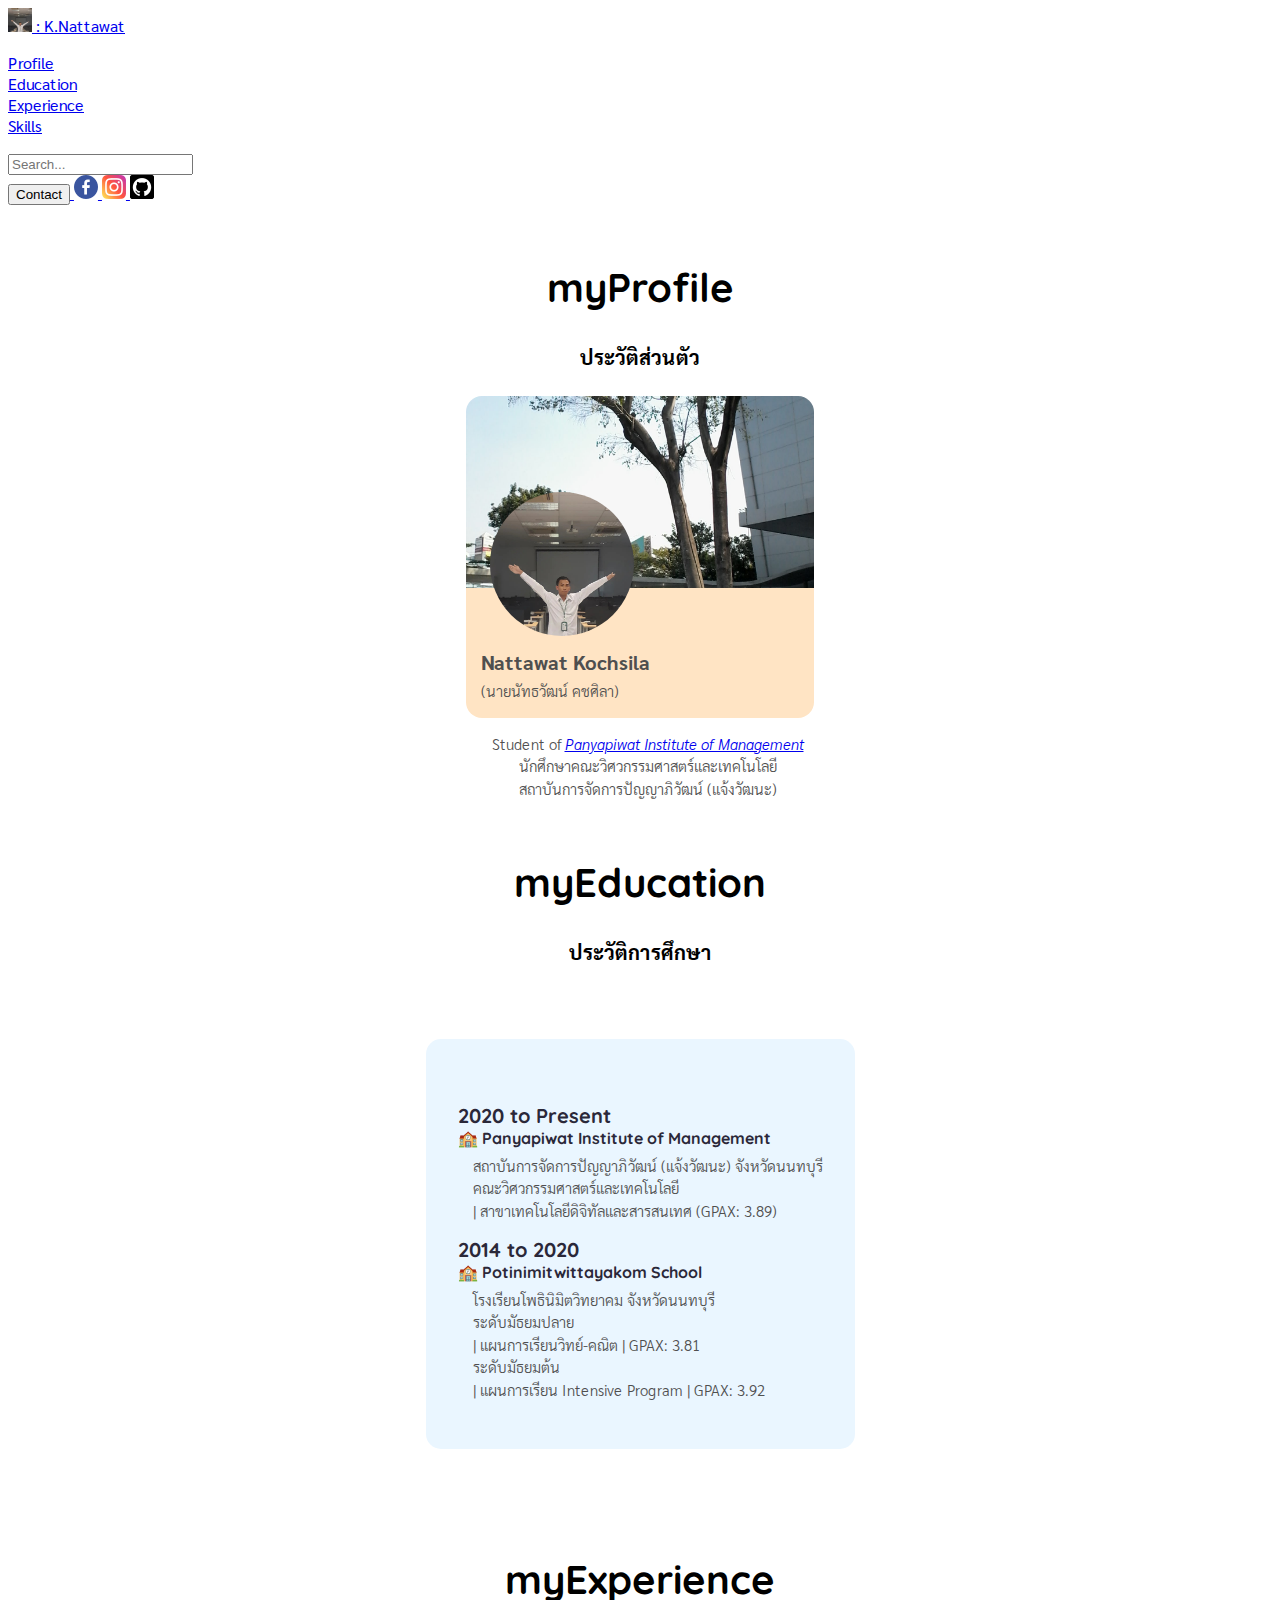
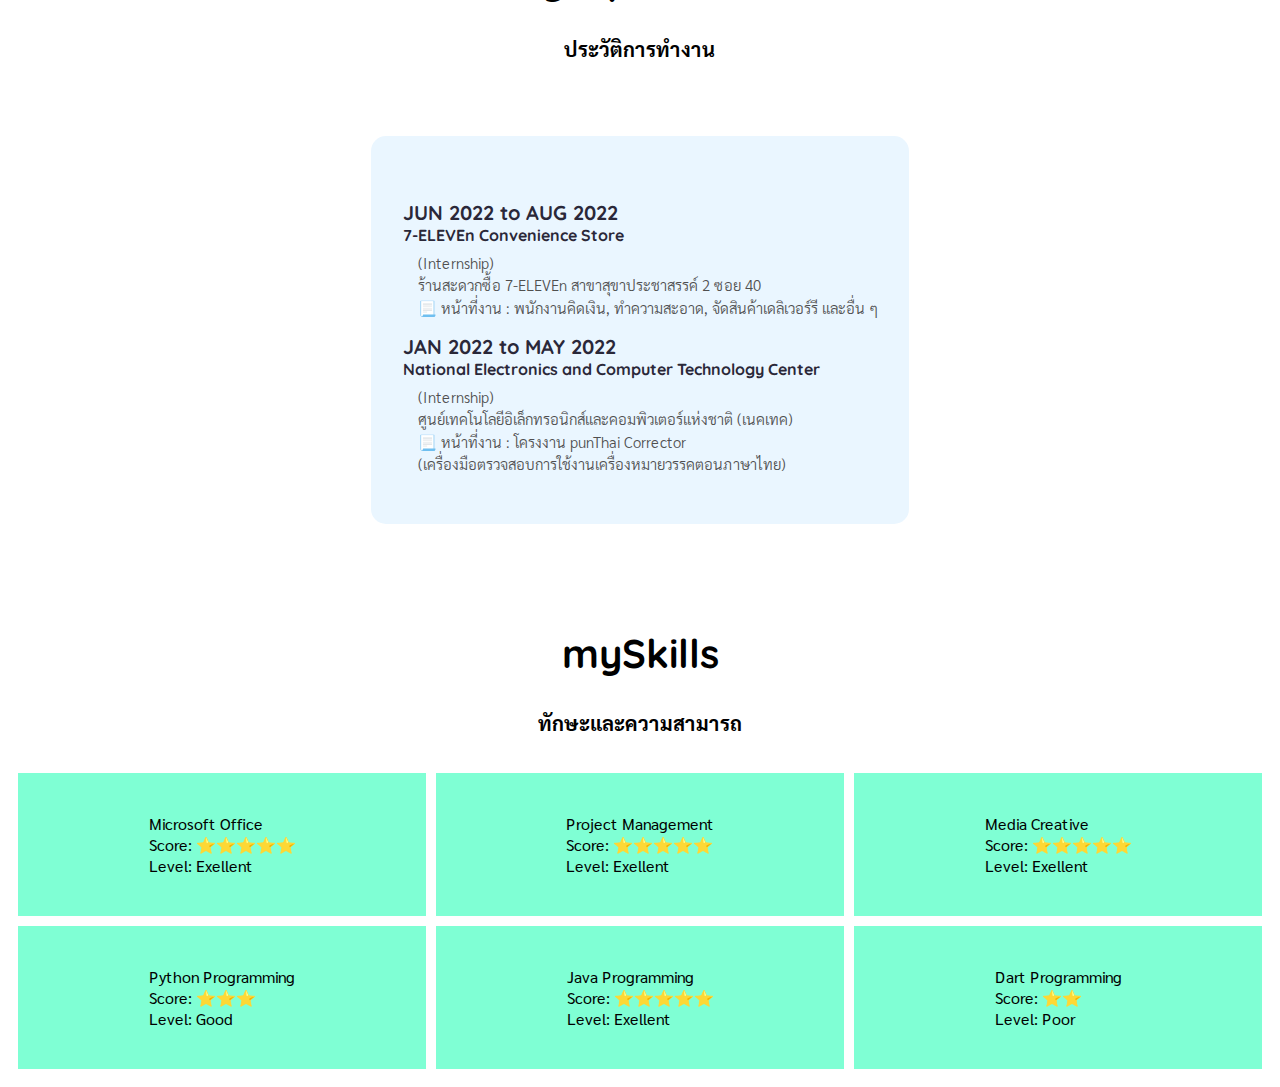
<file: index.html>
<!DOCTYPE html>
<html lang="en">
  <head>
    <meta charset="UTF-8" />
    <meta http-equiv="X-UA-Compatible" content="IE=edge" />
    <meta name="viewport" content="width=device-width, initial-scale=1.0" />
    <title>Resume: K.Nattawat</title>
    <link rel="stylesheet" href="styles/stylesOne.css" />
    <link
      href="https://cdn.jsdelivr.net/npm/bootstrap@5.3.0-alpha1/dist/css/bootstrap.min.css"
      rel="stylesheet"
      integrity="sha384-GLhlTQ8iRABdZLl6O3oVMWSktQOp6b7In1Zl3/Jr59b6EGGoI1aFkw7cmDA6j6gD"
      crossorigin="anonymous"
    />
  </head>
  <body>
    <div class="px-3 py-2 text-bg-dark">
      <div class="container">
        <div
          class="d-flex flex-wrap align-items-center justify-content-center justify-content-lg-start"
        >
          <a
            href="/"
            class="d-flex align-items-center my-2 my-lg-0 me-lg-auto text-white text-decoration-none"
          >
            <img src="images/avatarProfile.jpg" alt="" width="24" height="24">
              <use xlink:href="#bootstrap"></use>
            </svg>
            : K.Nattawat
          </a>

          <ul
            class="nav col-12 col-lg-auto my-2 justify-content-center my-md-0 text-small"
          >
            <li>
              <a href="#profile-section" class="nav-link text-white">
                Profile
              </a>
            </li>
            <li>
              <a href="#education-section" class="nav-link text-white">
                Education
              </a>
            </li>
            <li>
              <a href="#exprience-section" class="nav-link text-white">
                Experience
              </a>
            </li>
            <li>
              <a href="#skills-section" class="nav-link text-white"> Skills </a>
            </li>
          </ul>
        </div>
      </div>
    </div>
    <div class="px-3 py-2 border-bottom mb-3">
      <div class="container d-flex flex-wrap justify-content-center">
        <form class="col-12 col-lg-auto mb-2 mb-lg-0 me-lg-auto" role="search">
          <input
            type="search"
            class="form-control"
            placeholder="Search..."
            aria-label="Search"
          />
        </form>

        <div class="text-end">
          <a href="contact-me.html">
            <button type="button" class="btn btn-light text-dark me-2">
              Contact
            </button>
          </a>
          <a href="https://web.facebook.com/nattawat.kochsila">
            <img src="images/facebook.png" alt="">
          </a> 
          <a href="https://www.instagram.com/nk_nonterise/">
            <img src="images/instagram.png" alt="">
          </a>
          <a href="https://github.com/ixmntw">
            <img src="images/github.png" alt="">
          </a>            
        </div>
      </div>
    </div>

    <section id="profile-section">
      <h1 class="headSection">myProfile</h1>
      <h2 class="subheadSection">ประวัติส่วนตัว</h2>
      <div class="profileCard">
        <div class="pfBackground">
          <img src="images/pfBackground.jpg" alt="Background" />
        </div>
        <div class="avatarImage">
          <img src="images/avatarProfile.jpg" alt="Nont Nattawat" />
        </div>
        <div class="pfContents">
          <p class="pfName">Nattawat Kochsila</p>
          <p>(นายนัทธวัฒน์ คชศิลา)</p>
        </div>
      </div>
      <p class="profile-contents">
        Student of
        <a href="https://www.pim.ac.th"
          ><em>Panyapiwat Institute of Management</em></a
        ><br />
        นักศึกษาคณะวิศวกรรมศาสตร์และเทคโนโลยี<br />
        สถาบันการจัดการปัญญาภิวัฒน์ (แจ้งวัฒนะ)
      </p>
    </section>
    <section id="education-section">
      <h1 class="headSection">myEducation</h1>
      <h2 class="subheadSection">ประวัติการศึกษา</h2>
      <div class="timeline-container">
        <div class="wrapper">
          <ul class="sessions">
            <li>
              <div class="timeyear-content">2020 to Present</div>
              <div class="timeline-content">🏫 Panyapiwat Institute of Management</div>
              <p>สถาบันการจัดการปัญญาภิวัฒน์ (แจ้งวัฒนะ) จังหวัดนนทบุรี
                <br> คณะวิศวกรรมศาสตร์และเทคโนโลยี 
                <br> | สาขาเทคโนโลยีดิจิทัลและสารสนเทศ (GPAX: 3.89)</p>
            </li>
            <li>
              <div class="timeyear-content">2014 to 2020</div>
              <div class="timeline-content">🏫 Potinimitwittayakom School</div>
              <p>โรงเรียนโพธินิมิตวิทยาคม จังหวัดนนทบุรี
                <br> ระดับมัธยมปลาย <br> 
                | แผนการเรียนวิทย์-คณิต | GPAX: 3.81 
                <br> ระดับมัธยมต้น <br> 
                | แผนการเรียน Intensive Program | GPAX: 3.92</p>
            </li>
          </ul>
        </div>
      </div> 
    </section>
    <section id="exprience-section">
      <h1 class="headSection">myExperience</h1>
      <h2 class="subheadSection">ประวัติการทำงาน</h2>
      <div class="timeline-container">
        <div class="wrapper">
          <ul class="sessions">
            <li>
              <div class="timeyear-content">JUN 2022 to AUG 2022</div>
              <div class="timeline-content">7-ELEVEn Convenience Store</div>
              <p>(Internship) 
                <br> ร้านสะดวกซื้อ 7-ELEVEn สาขาสุขาประชาสรรค์ 2 ซอย 40
                <br> 📃 หน้าที่งาน : พนักงานคิดเงิน, ทำความสะอาด, จัดสินค้าเดลิเวอร์รี และอื่น ๆ
              </p>
            </li>
            <li>
              <div class="timeyear-content">JAN 2022 to MAY 2022</div>
              <div class="timeline-content">National Electronics and Computer Technology Center </div>
              <p>(Internship) 
                <br> ศูนย์เทคโนโลยีอิเล็กทรอนิกส์และคอมพิวเตอร์แห่งชาติ (เนคเทค)
                <br> 📃 หน้าที่งาน : โครงงาน punThai Corrector <br> 
                (เครื่องมือตรวจสอบการใช้งานเครื่องหมายวรรคตอนภาษาไทย)
              </p>
            </li>
          </ul>
        </div>
      </div>
    </section>
    <section id="skills-section">
      <h1 class="headSection">mySkills</h1>
      <h2 class="subheadSection">ทักษะและความสามารถ</h2>
      <div class="parentCards">
        <div class="childCards">
          Microsoft Office
          <br> Score: ⭐⭐⭐⭐⭐
          <br> Level: Exellent
        </div>
        <div class="childCards">
          Project Management
          <br> Score: ⭐⭐⭐⭐⭐
          <br> Level: Exellent
        </div>
        <div class="childCards">
          Media Creative
          <br> Score: ⭐⭐⭐⭐⭐
          <br> Level: Exellent
        </div>
        <div class="childCards">
          Python Programming
          <br> Score: ⭐⭐⭐
          <br> Level: Good
        </div>
        <div class="childCards">
          Java Programming
          <br> Score: ⭐⭐⭐⭐⭐
          <br> Level: Exellent
        </div>
        <div class="childCards">
          Dart Programming
          <br> Score: ⭐⭐
          <br> Level: Poor
        </div>
      </div>
    </section>

    <script
      src="https://cdn.jsdelivr.net/npm/bootstrap@5.3.0-alpha1/dist/js/bootstrap.bundle.min.js"
      integrity="sha384-w76AqPfDkMBDXo30jS1Sgez6pr3x5MlQ1ZAGC+nuZB+EYdgRZgiwxhTBTkF7CXvN"
      crossorigin="anonymous"
    ></script>
  </body>
</html>
</file>
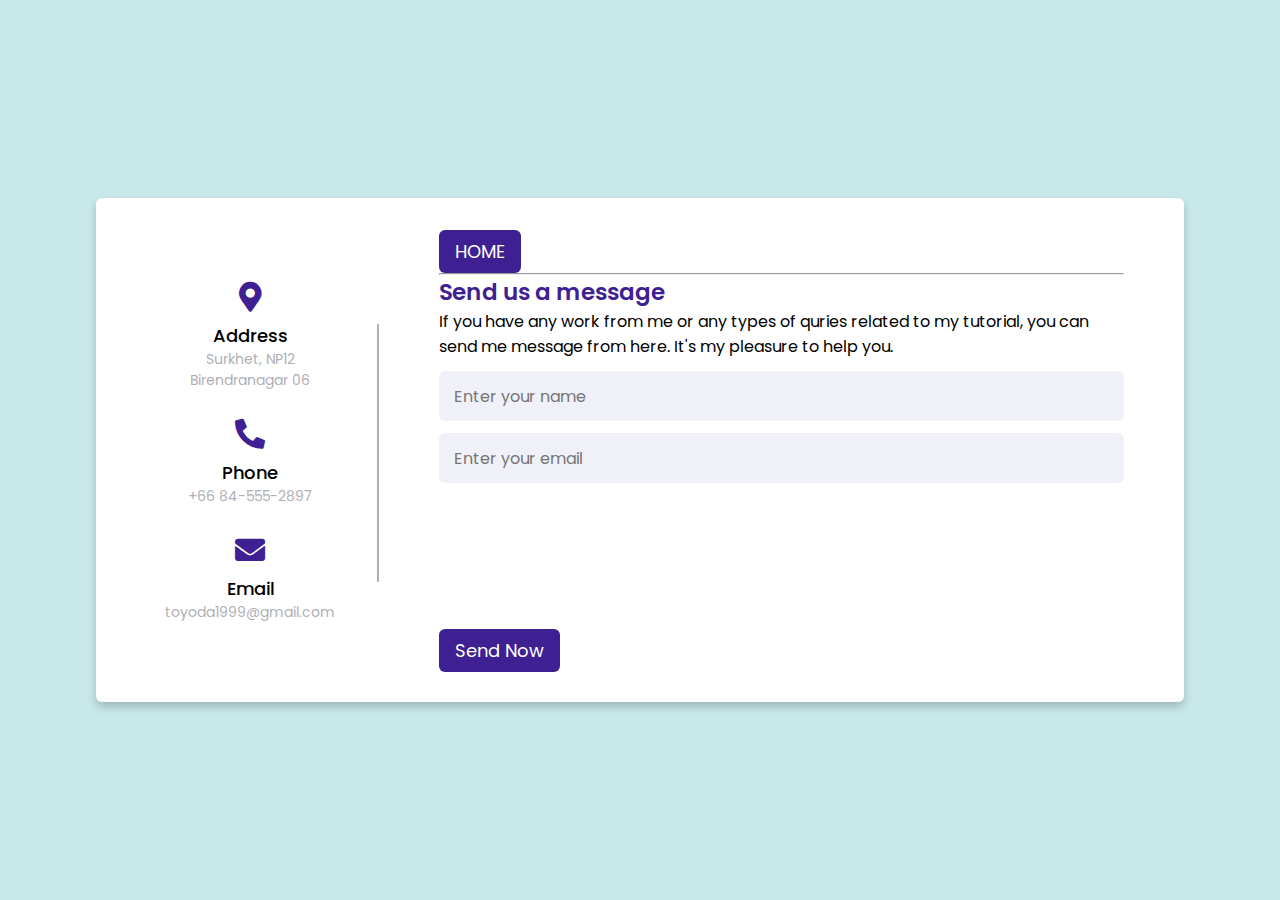
<file: contact-me.html>
<!DOCTYPE html>
<!-- Created By CodingLab - www.codinglabweb.com -->
<html lang="en" dir="ltr">
  <head>
    <meta charset="UTF-8" />
    <!-- <title> Responsive Contact Us Form  | CodingLab </title>-->
    <link rel="stylesheet" href="styles/stylesContact.css" />
    <!-- Fontawesome CDN Link -->
    <link
      rel="stylesheet"
      href="https://cdnjs.cloudflare.com/ajax/libs/font-awesome/5.15.2/css/all.min.css"
    />
    <meta name="viewport" content="width=device-width, initial-scale=1.0" />
  </head>
  <body>
    <div class="container">
      <div class="content">
        <div class="left-side">
          <div class="address details">
            <i class="fas fa-map-marker-alt"></i>
            <div class="topic">Address</div>
            <div class="text-one">Surkhet, NP12</div>
            <div class="text-two">Birendranagar 06</div>
          </div>
          <div class="phone details">
            <i class="fas fa-phone-alt"></i>
            <div class="topic">Phone</div>
            <div class="text-one">+66 84-555-2897</div>
          </div>
          <div class="email details">
            <i class="fas fa-envelope"></i>
            <div class="topic">Email</div>
            <div class="text-one">toyoda1999@gmail.com</div>
          </div>
        </div>
        <div class="right-side">
          <a href="index.html"
            ><div class="button">
              <input type="button" value="HOME" /></div
          ></a>
          <hr>
          <div class="topic-text">Send us a message</div>
          <p>
            If you have any work from me or any types of quries related to my
            tutorial, you can send me message from here. It's my pleasure to
            help you.
          </p>
          <form action="#">
            <div class="input-box">
              <input type="text" placeholder="Enter your name" />
            </div>
            <div class="input-box">
              <input type="text" placeholder="Enter your email" />
            </div>
            <div class="input-box message-box"></div>
            <div class="button">
              <input type="button" value="Send Now" />
            </div>
          </form>
        </div>
      </div>
    </div>
  </body>
</html>
</file>
<file: styles/stylesOne.css>
@import url('https://fonts.googleapis.com/css2?family=Mali&family=Mitr&family=Quicksand&family=Sarabun&display=swap');

body {
    font-family: 'Sarabun', sans-serif;
}

p {
    font-size: 15px;
    font-weight: 300;
    font-family: 'Sarabun', sans-serif;
    padding-left: 15px;
}

/* Head of section CSS */
.headSection {
    padding-top: 30px;
    padding-bottom: 5px;
    font-size: 40px;
    font-family: 'Quicksand', sans-serif;
    font-weight: bold;
    color: black;
    text-align: center;
}

.subheadSection {
    font-family: 'Sarabun', sans-serif;
    font-size: 20px;
    padding-bottom: 10px;
    text-align: center;
}

/* myProfile card CSS */
.profileCard {
    display: grid;
    grid-template-rows: 96px 96px 48px 1fr;
    grid-template-columns: 1fr;
    border-radius: 20px 20px 16px 16px;
    background-color: bisque;
    cursor: pointer;
    max-width: 348px;
    margin: 0 auto;
    margin-bottom: 15px;
}

.profileCard:hover {
    box-shadow: rgba(0, 0, 0, 0.35) 0px 5px 15px;
}

.pfBackground {
    grid-row: 1/3;
    grid-column: 1/-1;
}

.pfBackground img {
    width: 100%;
    height: 100%;
    object-fit: cover;
    border-radius: 16px 16px 0px 0px;
}

.avatarImage {
    grid-row: 2/4;
    grid-column: 1/-1;
    padding: 0 24px;
    z-index: 1;
}

.pfName {
    font-size: 20px;
    font-weight: 700;
    line-height: 20px;
    margin: 16px 0px 8px 0px;
}

.avatarImage img {
    height: 100%;
    aspect-ratio: 1/1;
    border-radius: 50%;
    object-fit: cover;
}

.pfContent {
    grid-row: 4/5;
    grid-column: 1/-1;
    padding: 0px 24px 24px 24px;
}

.profile-contents {
    text-align: center;
}

/* myEducation CSS */
@mixin tablet-and-up {
    @media screen and (min-width: 769px) {
        @content;
    }
}

@mixin mobile-and-up {
    @media screen and (min-width: 601px) {
        @content;
    }
}

@mixin tablet-and-down {
    @media screen and (max-width: 768px) {
        @content;
    }
}

@mixin mobile-only {
    @media screen and (max-width: 600px) {
        @content;
    }
}


ul,
li {
    list-style: none;
    padding: 0;
}

.timeline-container {
    display: flex;
    justify-content: center;
    align-items: center;
    padding: 0 1rem;
    padding: 3rem 0;
}

.wrapper {
    background: #eaf6ff;
    padding: 2rem;
    border-radius: 15px;
}

.sessions {
    margin-top: 2rem;
    border-radius: 12px;
    position: relative;
}

.timeline-content {
    color: #2a2839;
    font-family: 'Quicksand', sans-serif;
    font-size: 16px;
    font-weight: bold;

    @include mobile-and-up {
        font-size: .9rem;
    }

    @include mobile-only {
        margin-bottom: .3rem;
        font-size: 0.85rem;
    }
}

.timeyear-content {
    color: #2a2839;
    font-family: 'Quicksand', sans-serif;
    font-size: 20px;
    font-weight: bold;

    @include mobile-and-up {
        font-size: .9rem;
    }

    @include mobile-only {
        margin-bottom: .3rem;
        font-size: 0.85rem;
    }
}

p {
    color: #4f4f4f;
    font-family: sans-serif;
    line-height: 1.5;
    margin-top: 0.4rem;
    font-family: 'Sarabun', sans-serif;

    @include mobile-only {
        font-size: .9rem;
    }
}


/* mySkills cards CSS */
.parentCards {
    display: grid;
    grid-template-columns: repeat(3, 1fr);
    gap: 10px;
    padding: 10px;
}

.childCards {
    display: grid;
    place-items: center;
    padding: 40px;
    background-color: aquamarine;
    font-family: 'Sarabun', sans-serif;
}

@media (max-width: 768px) {
    .parentCards {
        grid-template-columns: repeat(2, 1fr);
    }
}

@media (max-width: 480px) {
    .parentCards {
        grid-template-columns: repeat(1, 1fr);
    }
}
</file>
<file: styles/stylesContact.css>
/* Google Font CDN Link */
@import url('https://fonts.googleapis.com/css2?family=Poppins:wght@200;300;400;500;600;700&display=swap');

* {
    margin: 0;
    padding: 0;
    box-sizing: border-box;
    font-family: "Poppins", sans-serif;
}

body {
    min-height: 100vh;
    width: 100%;
    background: #c8e8e9;
    display: flex;
    align-items: center;
    justify-content: center;
}

.container {
    width: 85%;
    background: #fff;
    border-radius: 6px;
    padding: 20px 60px 30px 40px;
    box-shadow: 0 5px 10px rgba(0, 0, 0, 0.2);
}

.container .content {
    display: flex;
    align-items: center;
    justify-content: space-between;
}

.container .content .left-side {
    width: 25%;
    height: 100%;
    display: flex;
    flex-direction: column;
    align-items: center;
    justify-content: center;
    margin-top: 15px;
    position: relative;
}

.content .left-side::before {
    content: '';
    position: absolute;
    height: 70%;
    width: 2px;
    right: -15px;
    top: 50%;
    transform: translateY(-50%);
    background: #afafb6;
}

.content .left-side .details {
    margin: 14px;
    text-align: center;
}

.content .left-side .details i {
    font-size: 30px;
    color: #3e2093;
    margin-bottom: 10px;
}

.content .left-side .details .topic {
    font-size: 18px;
    font-weight: 500;
}

.content .left-side .details .text-one,
.content .left-side .details .text-two {
    font-size: 14px;
    color: #afafb6;
}

.container .content .right-side {
    width: 75%;
    margin-left: 75px;
}

.content .right-side .topic-text {
    font-size: 23px;
    font-weight: 600;
    color: #3e2093;
}

.right-side .input-box {
    height: 50px;
    width: 100%;
    margin: 12px 0;
}

.right-side .input-box input,
.right-side .input-box textarea {
    height: 100%;
    width: 100%;
    border: none;
    outline: none;
    font-size: 16px;
    background: #F0F1F8;
    border-radius: 6px;
    padding: 0 15px;
    resize: none;
}

.right-side .message-box {
    min-height: 110px;
}

.right-side .input-box textarea {
    padding-top: 6px;
}

.right-side .button {
    display: inline-block;
    margin-top: 12px;
}

.right-side .button input[type="button"] {
    color: #fff;
    font-size: 18px;
    outline: none;
    border: none;
    padding: 8px 16px;
    border-radius: 6px;
    background: #3e2093;
    cursor: pointer;
    transition: all 0.3s ease;
}

.button input[type="button"]:hover {
    background: #5029bc;
}

@media (max-width: 950px) {
    .container {
        width: 90%;
        padding: 30px 40px 40px 35px;
    }

    .container .content .right-side {
        width: 75%;
        margin-left: 55px;
    }
}

@media (max-width: 820px) {
    .container {
        margin: 40px 0;
        height: 100%;
    }

    .container .content {
        flex-direction: column-reverse;
    }

    .container .content .left-side {
        width: 100%;
        flex-direction: row;
        margin-top: 40px;
        justify-content: center;
        flex-wrap: wrap;
    }

    .container .content .left-side::before {
        display: none;
    }

    .container .content .right-side {
        width: 100%;
        margin-left: 0;
    }
}
</file>
